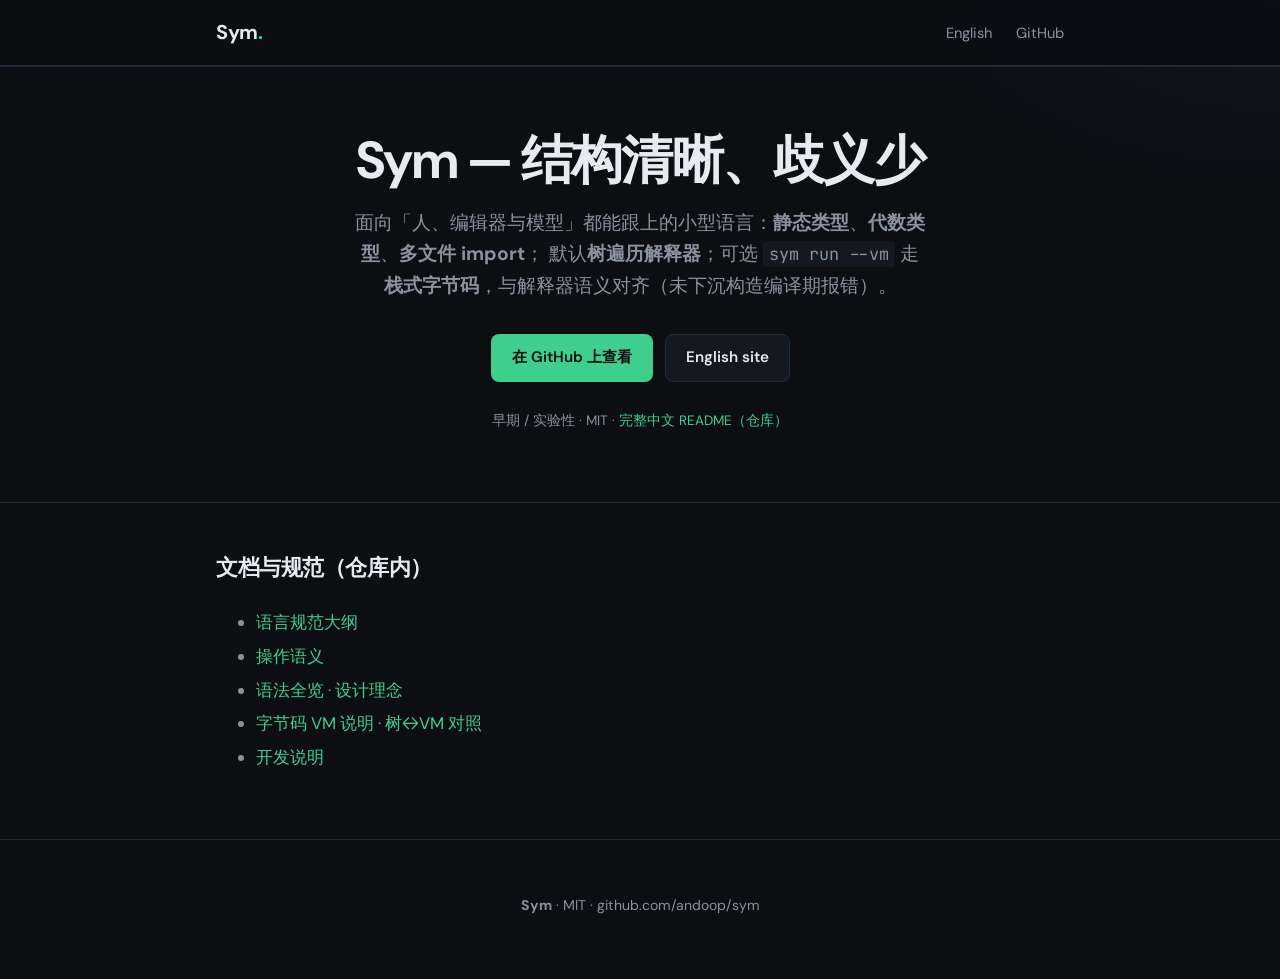
<file: docs/README.zh.html>
<!DOCTYPE html>
<html lang="zh-Hans">
<head>
  <meta charset="utf-8" />
  <meta name="viewport" content="width=device-width, initial-scale=1" />
  <title>Sym — 清晰、利于工具协同的小型语言</title>
  <meta name="description" content="Sym：带静态类型与 ADT 的解释型语言，多文件 import；树解释器与可选栈式字节码 VM（sym run --vm）。命令行 sym，Rust 实现。" />
  <link rel="preconnect" href="https://fonts.googleapis.com" />
  <link rel="preconnect" href="https://fonts.gstatic.com" crossorigin />
  <link href="https://fonts.googleapis.com/css2?family=DM+Sans:ital,opsz,wght@0,9..40,400;0,9..40,600;0,9..40,700&family=JetBrains+Mono:wght@400;500&display=swap" rel="stylesheet" />
  <link rel="stylesheet" href="assets/site.css" />
</head>
<body>
  <header class="site">
    <div class="wrap inner">
      <a class="logo" href="index.html">Sym<span>.</span></a>
      <nav>
        <a href="index.html">English</a>
        <a href="https://github.com/andoop/sym">GitHub</a>
      </nav>
    </div>
  </header>

  <main>
    <section class="hero">
      <div class="wrap">
        <h1>Sym — 结构清晰、歧义少</h1>
        <p class="tagline">
          面向「人、编辑器与模型」都能跟上的小型语言：<strong>静态类型</strong>、<strong>代数类型</strong>、<strong>多文件 import</strong>；
          默认<strong>树遍历解释器</strong>；可选 <code>sym run --vm</code> 走<strong>栈式字节码</strong>，与解释器语义对齐（未下沉构造编译期报错）。
        </p>
        <div class="cta-row">
          <a class="btn btn-primary" href="https://github.com/andoop/sym">在 GitHub 上查看</a>
          <a class="btn btn-ghost" href="index.html#install">English site</a>
        </div>
        <p class="hero-meta">
          早期 / 实验性 · MIT ·
          <a href="https://github.com/andoop/sym/blob/main/README.zh.md">完整中文 README（仓库）</a>
        </p>
      </div>
    </section>

    <section>
      <div class="wrap">
        <h2>文档与规范（仓库内）</h2>
        <ul style="color: var(--muted); line-height: 2;">
          <li><a href="https://github.com/andoop/sym/blob/main/docs/spec/LANGUAGE.md">语言规范大纲</a></li>
          <li><a href="https://github.com/andoop/sym/blob/main/docs/spec/SEMANTICS.md">操作语义</a></li>
          <li><a href="https://github.com/andoop/sym/blob/main/docs/spec/SYNTAX.md">语法全览</a> ·
              <a href="https://github.com/andoop/sym/blob/main/docs/spec/SOUL.md">设计理念</a></li>
          <li><a href="https://github.com/andoop/sym/blob/main/docs/spec/VM_SUBSET.md">字节码 VM 说明</a> ·
              <a href="https://github.com/andoop/sym/blob/main/docs/spec/VM_TREE_PARITY.md">树↔VM 对照</a></li>
          <li><a href="https://github.com/andoop/sym/blob/main/docs/DEVELOPMENT.md">开发说明</a></li>
        </ul>
      </div>
    </section>
  </main>

  <footer>
    <div class="wrap">
      <p><strong>Sym</strong> · MIT · <a href="https://github.com/andoop/sym">github.com/andoop/sym</a></p>
    </div>
  </footer>
</body>
</html>
</file>
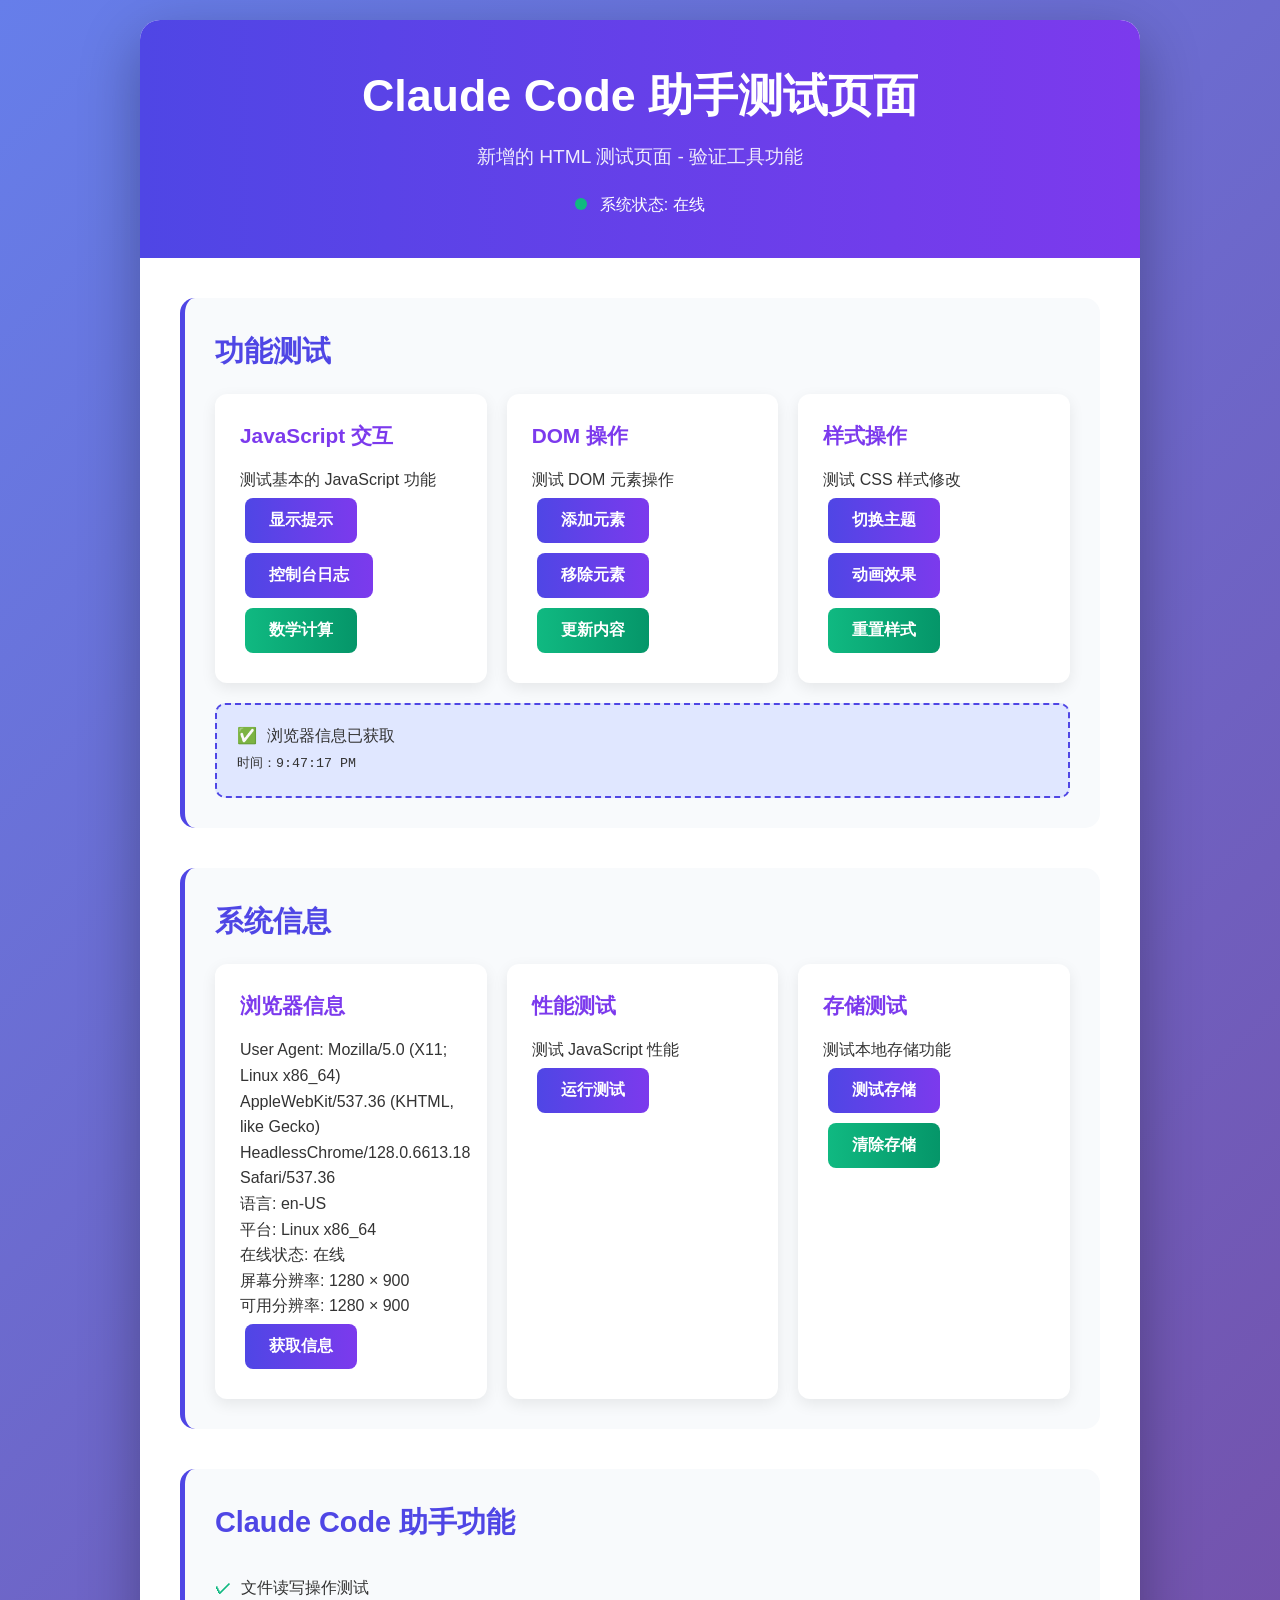
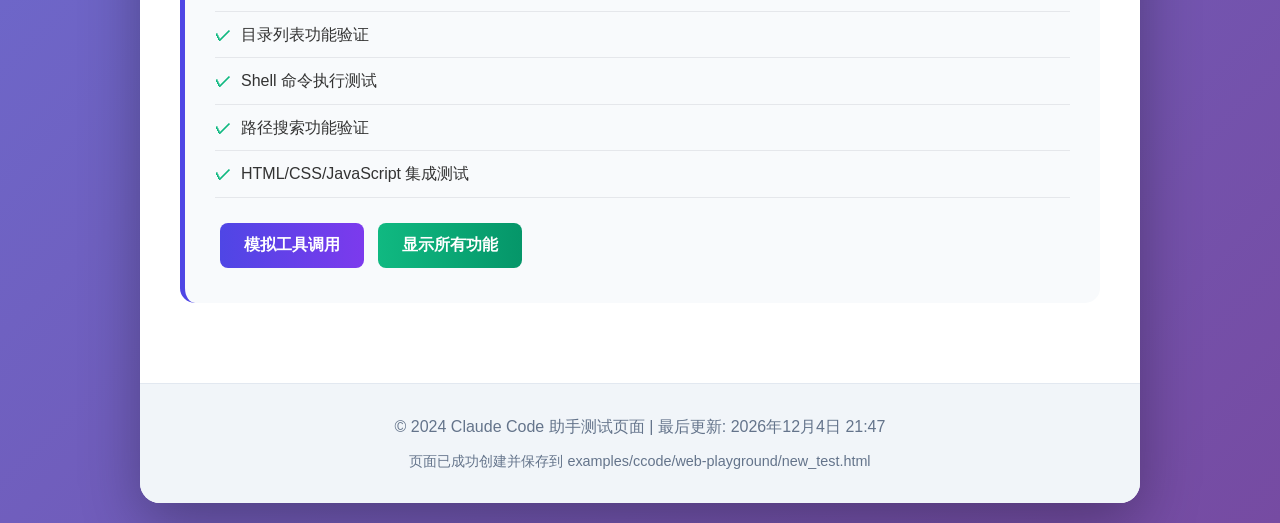
<file: examples/ccode/web-playground/new_test.html>
<!DOCTYPE html>
<html lang="zh-CN">
<head>
    <meta charset="UTF-8">
    <meta name="viewport" content="width=device-width, initial-scale=1.0">
    <title>新增测试页面 - Claude Code 助手</title>
    <style>
        * {
            margin: 0;
            padding: 0;
            box-sizing: border-box;
        }
        
        body {
            font-family: 'Segoe UI', Tahoma, Geneva, Verdana, sans-serif;
            line-height: 1.6;
            color: #333;
            background: linear-gradient(135deg, #667eea 0%, #764ba2 100%);
            min-height: 100vh;
            padding: 20px;
        }
        
        .container {
            max-width: 1000px;
            margin: 0 auto;
            background: white;
            border-radius: 20px;
            box-shadow: 0 20px 60px rgba(0, 0, 0, 0.3);
            overflow: hidden;
        }
        
        header {
            background: linear-gradient(90deg, #4f46e5, #7c3aed);
            color: white;
            padding: 40px;
            text-align: center;
        }
        
        h1 {
            font-size: 2.8rem;
            margin-bottom: 10px;
            font-weight: 700;
        }
        
        .subtitle {
            font-size: 1.2rem;
            opacity: 0.9;
            margin-bottom: 20px;
        }
        
        .main-content {
            padding: 40px;
        }
        
        .section {
            margin-bottom: 40px;
            padding: 30px;
            background: #f8fafc;
            border-radius: 15px;
            border-left: 5px solid #4f46e5;
        }
        
        h2 {
            color: #4f46e5;
            margin-bottom: 20px;
            font-size: 1.8rem;
        }
        
        .test-grid {
            display: grid;
            grid-template-columns: repeat(auto-fit, minmax(250px, 1fr));
            gap: 20px;
            margin-top: 20px;
        }
        
        .test-card {
            background: white;
            padding: 25px;
            border-radius: 12px;
            box-shadow: 0 5px 15px rgba(0, 0, 0, 0.08);
            transition: transform 0.3s ease, box-shadow 0.3s ease;
        }
        
        .test-card:hover {
            transform: translateY(-5px);
            box-shadow: 0 10px 25px rgba(0, 0, 0, 0.15);
        }
        
        .test-card h3 {
            color: #7c3aed;
            margin-bottom: 15px;
            font-size: 1.3rem;
        }
        
        .btn {
            display: inline-block;
            background: linear-gradient(90deg, #4f46e5, #7c3aed);
            color: white;
            padding: 12px 24px;
            border: none;
            border-radius: 8px;
            cursor: pointer;
            font-size: 1rem;
            font-weight: 600;
            transition: all 0.3s ease;
            margin: 5px;
        }
        
        .btn:hover {
            transform: scale(1.05);
            box-shadow: 0 5px 15px rgba(79, 70, 229, 0.4);
        }
        
        .btn-secondary {
            background: linear-gradient(90deg, #10b981, #059669);
        }
        
        .btn-danger {
            background: linear-gradient(90deg, #ef4444, #dc2626);
        }
        
        .result-area {
            margin-top: 20px;
            padding: 20px;
            background: #e0e7ff;
            border-radius: 10px;
            border: 2px dashed #4f46e5;
            min-height: 80px;
            font-family: 'Courier New', monospace;
        }
        
        .status-indicator {
            display: inline-block;
            width: 12px;
            height: 12px;
            border-radius: 50%;
            margin-right: 8px;
        }
        
        .status-online {
            background: #10b981;
        }
        
        .status-offline {
            background: #ef4444;
        }
        
        .feature-list {
            list-style: none;
            margin: 20px 0;
        }
        
        .feature-list li {
            padding: 10px 0;
            border-bottom: 1px solid #e5e7eb;
        }
        
        .feature-list li:before {
            content: "✓";
            color: #10b981;
            font-weight: bold;
            margin-right: 10px;
        }
        
        footer {
            text-align: center;
            padding: 30px;
            background: #f1f5f9;
            color: #64748b;
            border-top: 1px solid #e2e8f0;
        }
        
        @media (max-width: 768px) {
            .container {
                margin: 10px;
            }
            
            header {
                padding: 30px 20px;
            }
            
            h1 {
                font-size: 2rem;
            }
            
            .main-content {
                padding: 20px;
            }
        }
    </style>
</head>
<body>
    <div class="container">
        <header>
            <h1>Claude Code 助手测试页面</h1>
            <p class="subtitle">新增的 HTML 测试页面 - 验证工具功能</p>
            <div style="margin-top: 20px;">
                <span class="status-indicator status-online"></span>
                <span>系统状态: 在线</span>
            </div>
        </header>
        
        <div class="main-content">
            <section class="section">
                <h2>功能测试</h2>
                <div class="test-grid">
                    <div class="test-card">
                        <h3>JavaScript 交互</h3>
                        <p>测试基本的 JavaScript 功能</p>
                        <button class="btn" onclick="testAlert()">显示提示</button>
                        <button class="btn" onclick="testConsole()">控制台日志</button>
                        <button class="btn btn-secondary" onclick="testMath()">数学计算</button>
                    </div>
                    
                    <div class="test-card">
                        <h3>DOM 操作</h3>
                        <p>测试 DOM 元素操作</p>
                        <button class="btn" onclick="addElement()">添加元素</button>
                        <button class="btn" onclick="removeElement()">移除元素</button>
                        <button class="btn btn-secondary" onclick="updateContent()">更新内容</button>
                    </div>
                    
                    <div class="test-card">
                        <h3>样式操作</h3>
                        <p>测试 CSS 样式修改</p>
                        <button class="btn" onclick="changeTheme()">切换主题</button>
                        <button class="btn" onclick="animateElement()">动画效果</button>
                        <button class="btn btn-secondary" onclick="resetStyles()">重置样式</button>
                    </div>
                </div>
                
                <div id="testResult" class="result-area">
                    测试结果将显示在这里...
                </div>
            </section>
            
            <section class="section">
                <h2>系统信息</h2>
                <div class="test-grid">
                    <div class="test-card">
                        <h3>浏览器信息</h3>
                        <p id="browserInfo">正在获取...</p>
                        <button class="btn" onclick="getBrowserInfo()">获取信息</button>
                    </div>
                    
                    <div class="test-card">
                        <h3>性能测试</h3>
                        <p>测试 JavaScript 性能</p>
                        <button class="btn" onclick="runPerformanceTest()">运行测试</button>
                        <p id="performanceResult" style="margin-top: 10px;"></p>
                    </div>
                    
                    <div class="test-card">
                        <h3>存储测试</h3>
                        <p>测试本地存储功能</p>
                        <button class="btn" onclick="testLocalStorage()">测试存储</button>
                        <button class="btn btn-secondary" onclick="clearStorage()">清除存储</button>
                    </div>
                </div>
            </section>
            
            <section class="section">
                <h2>Claude Code 助手功能</h2>
                <ul class="feature-list">
                    <li>文件读写操作测试</li>
                    <li>目录列表功能验证</li>
                    <li>Shell 命令执行测试</li>
                    <li>路径搜索功能验证</li>
                    <li>HTML/CSS/JavaScript 集成测试</li>
                </ul>
                <button class="btn" onclick="simulateToolCall()">模拟工具调用</button>
                <button class="btn btn-secondary" onclick="showAllFeatures()">显示所有功能</button>
            </section>
        </div>
        
        <footer>
            <p>© 2024 Claude Code 助手测试页面 | 最后更新: <span id="currentDate"></span></p>
            <p style="margin-top: 10px; font-size: 0.9rem;">
                页面已成功创建并保存到 examples/ccode/web-playground/new_test.html
            </p>
        </footer>
    </div>

    <script>
        // 页面初始化
        document.addEventListener('DOMContentLoaded', function() {
            // 设置当前日期
            const now = new Date();
            document.getElementById('currentDate').textContent = now.toLocaleDateString('zh-CN', {
                year: 'numeric',
                month: 'long',
                day: 'numeric',
                hour: '2-digit',
                minute: '2-digit'
            });
            
            // 初始获取浏览器信息
            getBrowserInfo();
        });
        
        // 测试函数
        function testAlert() {
            alert('Claude Code 助手测试：这是一个 JavaScript 提示框！');
            updateResult('✅ 提示框测试成功');
        }
        
        function testConsole() {
            console.log('Claude Code 测试：控制台日志消息');
            console.log('当前时间：', new Date().toISOString());
            updateResult('✅ 控制台日志已输出（请查看浏览器控制台）');
        }
        
        function testMath() {
            const a = Math.floor(Math.random() * 100);
            const b = Math.floor(Math.random() * 100);
            const sum = a + b;
            updateResult(`数学测试：${a} + ${b} = ${sum}`);
        }
        
        function addElement() {
            const newElement = document.createElement('div');
            newElement.className = 'test-card';
            newElement.innerHTML = `
                <h3>动态添加的元素</h3>
                <p>这个元素是通过 JavaScript 动态添加的</p>
                <p>时间戳：${Date.now()}</p>
            `;
            document.querySelector('.test-grid').appendChild(newElement);
            updateResult('✅ 新元素已添加到页面');
        }
        
        function removeElement() {
            const cards = document.querySelectorAll('.test-card');
            if (cards.length > 3) {
                cards[cards.length - 1].remove();
                updateResult('✅ 最后一个测试卡片已移除');
            } else {
                updateResult('⚠️ 至少保留3个测试卡片');
            }
        }
        
        function updateContent() {
            const resultArea = document.getElementById('testResult');
            const randomTexts = [
                'DOM 操作测试成功！',
                '内容已更新：' + new Date().toLocaleTimeString(),
                'Claude Code 助手功能正常',
                'JavaScript 执行成功',
                '页面交互测试通过'
            ];
            const randomIndex = Math.floor(Math.random() * randomTexts.length);
            resultArea.innerHTML = `<strong>${randomTexts[randomIndex]}</strong>`;
        }
        
        function changeTheme() {
            const body = document.body;
            const currentBg = body.style.background;
            
            if (!currentBg || currentBg.includes('667eea')) {
                body.style.background = 'linear-gradient(135deg, #f093fb 0%, #f5576c 100%)';
            } else if (currentBg.includes('f093fb')) {
                body.style.background = 'linear-gradient(135deg, #4facfe 0%, #00f2fe 100%)';
            } else {
                body.style.background = 'linear-gradient(135deg, #667eea 0%, #764ba2 100%)';
            }
            
            updateResult('✅ 页面主题已切换');
        }
        
        function animateElement() {
            const resultArea = document.getElementById('testResult');
            resultArea.style.transition = 'all 0.5s ease';
            resultArea.style.transform = 'scale(1.05)';
            resultArea.style.background = '#dbeafe';
            
            setTimeout(() => {
                resultArea.style.transform = 'scale(1)';
                resultArea.style.background = '#e0e7ff';
            }, 500);
            
            updateResult('✅ 动画效果已应用');
        }
        
        function resetStyles() {
            document.body.style.background = '';
            const resultArea = document.getElementById('testResult');
            resultArea.style = '';
            updateResult('✅ 所有样式已重置');
        }
        
        function getBrowserInfo() {
            const info = `
                User Agent: ${navigator.userAgent}<br>
                语言: ${navigator.language}<br>
                平台: ${navigator.platform}<br>
                在线状态: ${navigator.onLine ? '在线' : '离线'}<br>
                屏幕分辨率: ${screen.width} × ${screen.height}<br>
                可用分辨率: ${screen.availWidth} × ${screen.availHeight}
            `;
            document.getElementById('browserInfo').innerHTML = info;
            updateResult('✅ 浏览器信息已获取');
        }
        
        function runPerformanceTest() {
            const startTime = performance.now();
            
            // 执行一些计算密集型操作
            let sum = 0;
            for (let i = 0; i < 1000000; i++) {
                sum += Math.sqrt(i);
            }
            
            const endTime = performance.now();
            const duration = endTime - startTime;
            
            document.getElementById('performanceResult').textContent = 
                `性能测试完成：${duration.toFixed(2)} 毫秒`;
            updateResult(`✅ 性能测试完成 (${duration.toFixed(2)}ms)`);
        }
        
        function testLocalStorage() {
            const testData = {
                timestamp: Date.now(),
                message: 'Claude Code 测试数据',
                randomValue: Math.random()
            };
            
            localStorage.setItem('claudeTest', JSON.stringify(testData));
            const retrieved = JSON.parse(localStorage.getItem('claudeTest'));
            
            updateResult(`✅ 本地存储测试成功<br>存储时间：${new Date(retrieved.timestamp).toLocaleTimeString()}`);
        }
        
        function clearStorage() {
            localStorage.removeItem('claudeTest');
            updateResult('✅ 本地存储已清除');
        }
        
        function simulateToolCall() {
            const tools = ['read_file', 'write_file', 'list_dir', 'glob_file_search', 'bash'];
            const randomTool = tools[Math.floor(Math.random() * tools.length)];
            updateResult(`🔧 模拟工具调用：${randomTool}<br>这是 Claude Code 助手的核心功能之一`);
        }
        
        function showAllFeatures() {
            const features = [
                '文件系统操作',
                'Shell 命令执行',
                '目录遍历',
                '文件搜索',
                '代码编辑',
                '项目分析'
            ];
            
            let featureHTML = '<strong>Claude Code 助手功能列表：</strong><ul style="margin-top: 10px;">';
            features.forEach(feature => {
                featureHTML += `<li>${feature}</li>`;
            });
            featureHTML += '</ul>';
            
            updateResult(featureHTML);
        }
        
        function updateResult(message) {
            const resultArea = document.getElementById('testResult');
            resultArea.innerHTML = message + '<br><small>时间：' + new Date().toLocaleTimeString() + '</small>';
        }
    </script>
</body>
</html>
</file>
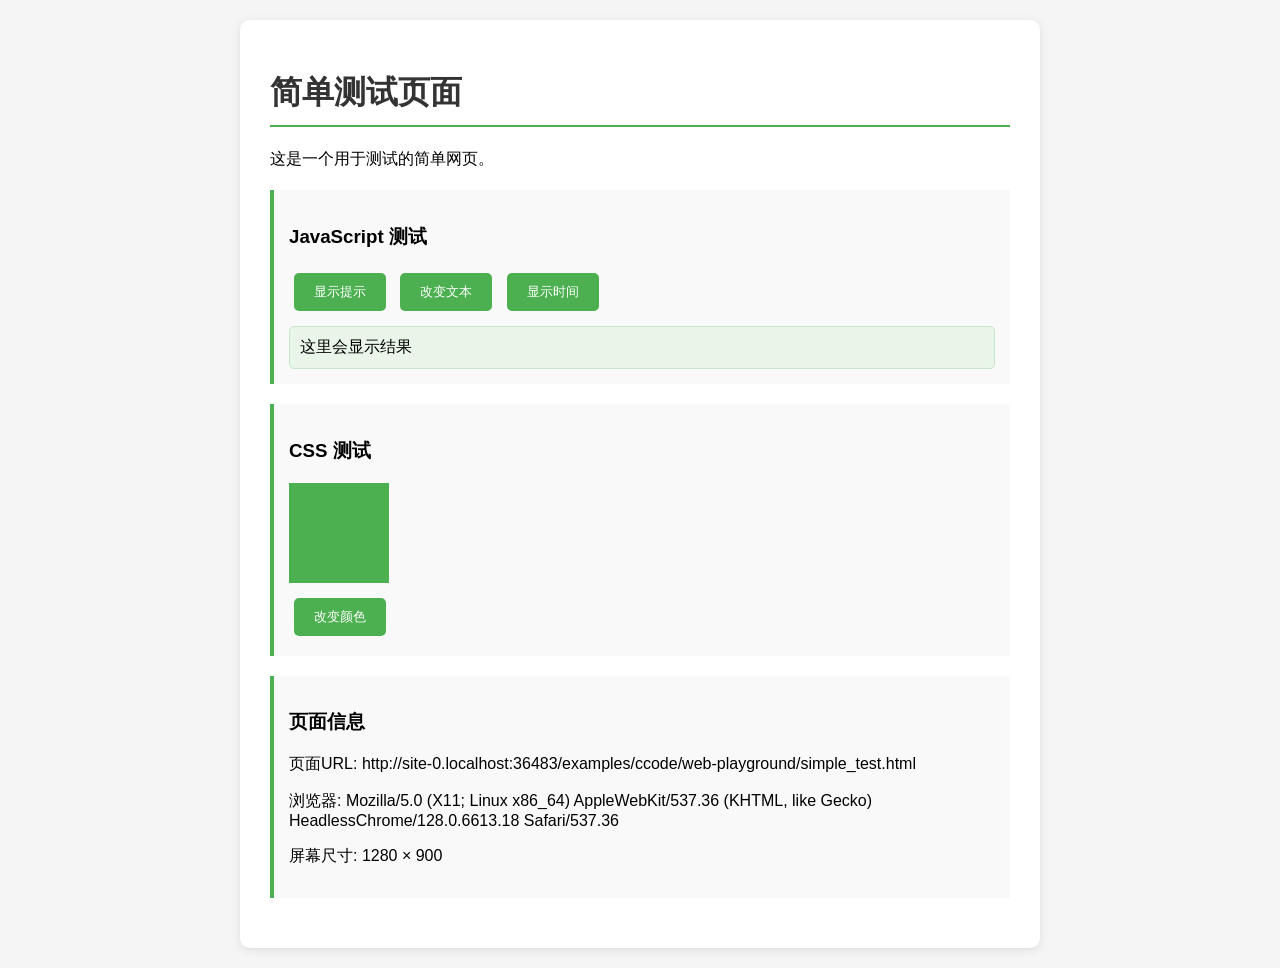
<file: examples/ccode/web-playground/simple_test.html>
<!DOCTYPE html>
<html>
<head>
    <title>简单测试页面</title>
    <style>
        body {
            font-family: Arial, sans-serif;
            max-width: 800px;
            margin: 0 auto;
            padding: 20px;
            background: #f5f5f5;
        }
        .container {
            background: white;
            padding: 30px;
            border-radius: 10px;
            box-shadow: 0 2px 10px rgba(0,0,0,0.1);
        }
        h1 {
            color: #333;
            border-bottom: 2px solid #4CAF50;
            padding-bottom: 10px;
        }
        .test-area {
            margin: 20px 0;
            padding: 15px;
            background: #f9f9f9;
            border-left: 4px solid #4CAF50;
        }
        button {
            background: #4CAF50;
            color: white;
            border: none;
            padding: 10px 20px;
            border-radius: 5px;
            cursor: pointer;
            margin: 5px;
        }
        button:hover {
            background: #45a049;
        }
        .result {
            margin-top: 10px;
            padding: 10px;
            background: #e8f5e8;
            border: 1px solid #c8e6c9;
            border-radius: 5px;
        }
    </style>
</head>
<body>
    <div class="container">
        <h1>简单测试页面</h1>
        <p>这是一个用于测试的简单网页。</p>
        
        <div class="test-area">
            <h3>JavaScript 测试</h3>
            <button onclick="showAlert()">显示提示</button>
            <button onclick="changeText()">改变文本</button>
            <button onclick="showTime()">显示时间</button>
            <div id="output" class="result">这里会显示结果</div>
        </div>
        
        <div class="test-area">
            <h3>CSS 测试</h3>
            <div id="colorBox" style="width: 100px; height: 100px; background: #4CAF50; margin: 10px 0;"></div>
            <button onclick="changeColor()">改变颜色</button>
        </div>
        
        <div class="test-area">
            <h3>页面信息</h3>
            <p>页面URL: <span id="pageUrl"></span></p>
            <p>浏览器: <span id="browserInfo"></span></p>
            <p>屏幕尺寸: <span id="screenSize"></span></p>
        </div>
    </div>

    <script>
        function showAlert() {
            alert('这是一个JavaScript提示框！');
            document.getElementById('output').innerHTML = '提示框已显示';
        }
        
        function changeText() {
            document.getElementById('output').innerHTML = '文本已改变！当前时间：' + new Date().toLocaleTimeString();
        }
        
        function showTime() {
            const now = new Date();
            document.getElementById('output').innerHTML = '当前时间：' + now.toLocaleString();
        }
        
        function changeColor() {
            const colors = ['#4CAF50', '#2196F3', '#f44336', '#FF9800', '#9C27B0'];
            const randomColor = colors[Math.floor(Math.random() * colors.length)];
            document.getElementById('colorBox').style.backgroundColor = randomColor;
        }
        
        // 页面加载时初始化
        window.onload = function() {
            document.getElementById('pageUrl').textContent = window.location.href;
            document.getElementById('browserInfo').textContent = navigator.userAgent;
            document.getElementById('screenSize').textContent = window.innerWidth + ' × ' + window.innerHeight;
        };
    </script>
</body>
</html>
</file>
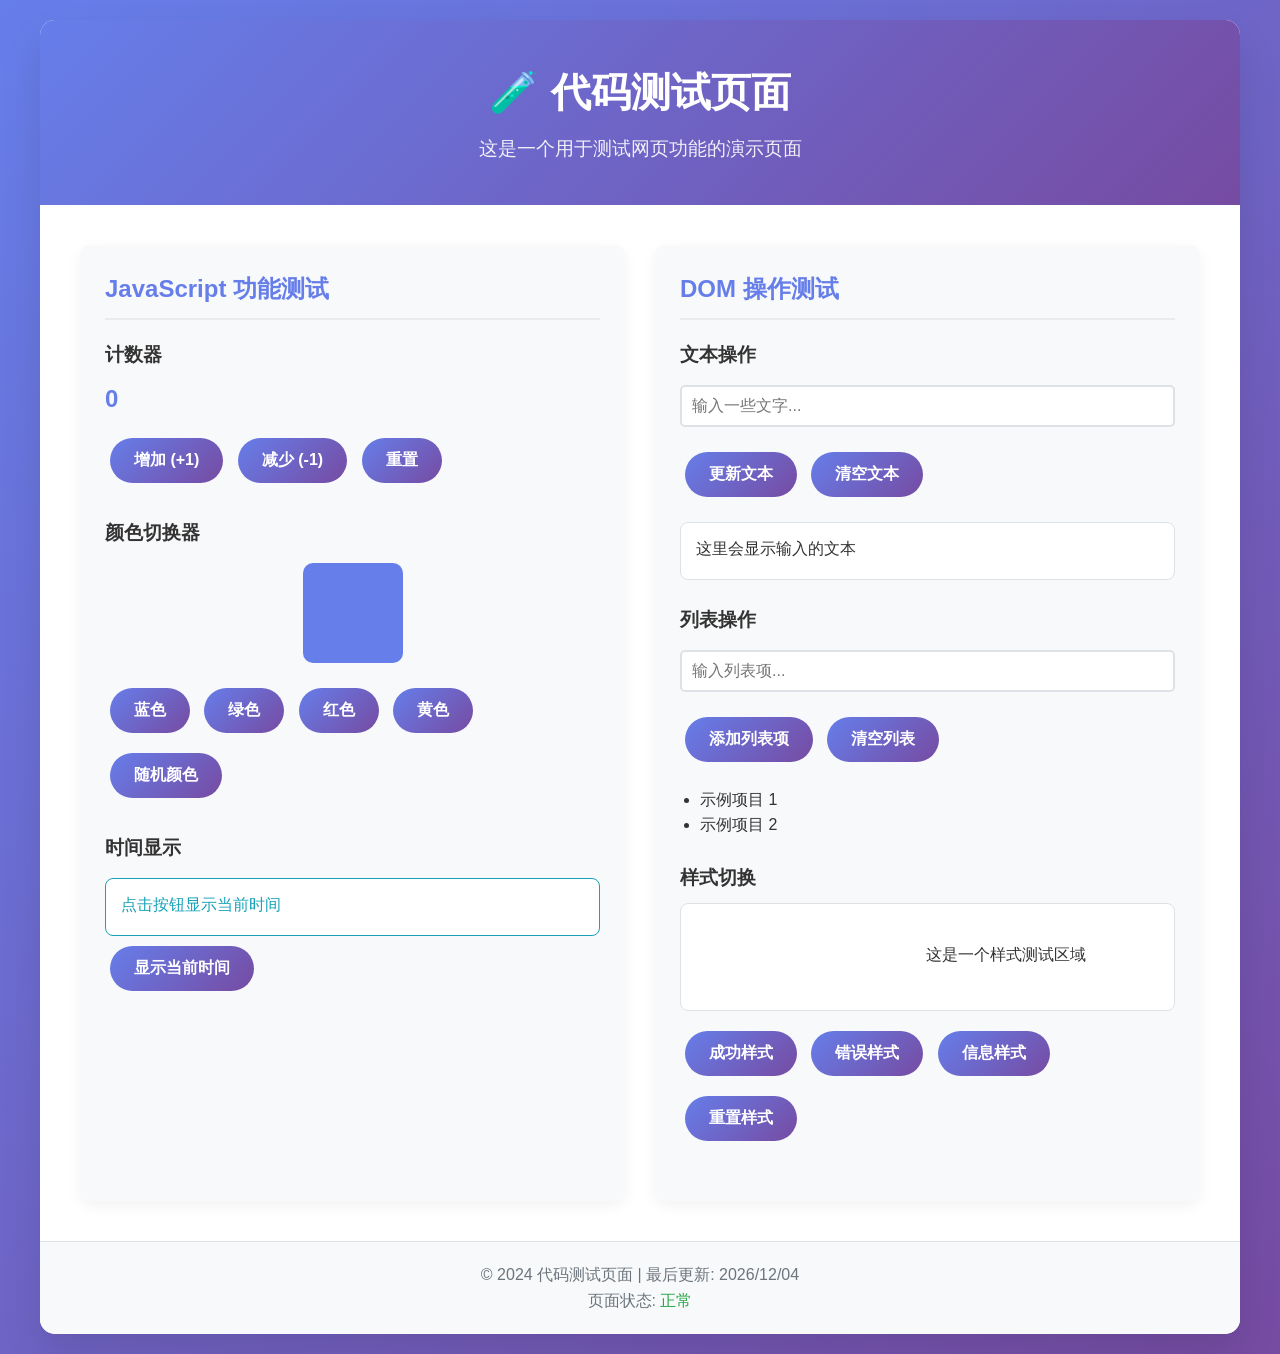
<file: examples/ccode/web-playground/test.html>
<!DOCTYPE html>
<html lang="zh-CN">
<head>
    <meta charset="UTF-8">
    <meta name="viewport" content="width=device-width, initial-scale=1.0">
    <title>代码测试页面</title>
    <style>
        * {
            margin: 0;
            padding: 0;
            box-sizing: border-box;
        }
        
        body {
            font-family: 'Segoe UI', Tahoma, Geneva, Verdana, sans-serif;
            line-height: 1.6;
            color: #333;
            background: linear-gradient(135deg, #667eea 0%, #764ba2 100%);
            min-height: 100vh;
            padding: 20px;
        }
        
        .container {
            max-width: 1200px;
            margin: 0 auto;
            background: white;
            border-radius: 15px;
            box-shadow: 0 20px 40px rgba(0,0,0,0.1);
            overflow: hidden;
        }
        
        header {
            background: linear-gradient(135deg, #667eea 0%, #764ba2 100%);
            color: white;
            padding: 40px;
            text-align: center;
        }
        
        h1 {
            font-size: 2.5rem;
            margin-bottom: 10px;
        }
        
        .subtitle {
            font-size: 1.2rem;
            opacity: 0.9;
        }
        
        .content {
            display: grid;
            grid-template-columns: 1fr 1fr;
            gap: 30px;
            padding: 40px;
        }
        
        @media (max-width: 768px) {
            .content {
                grid-template-columns: 1fr;
            }
        }
        
        .card {
            background: #f8f9fa;
            border-radius: 10px;
            padding: 25px;
            box-shadow: 0 5px 15px rgba(0,0,0,0.05);
            transition: transform 0.3s ease;
        }
        
        .card:hover {
            transform: translateY(-5px);
        }
        
        h2 {
            color: #667eea;
            margin-bottom: 20px;
            padding-bottom: 10px;
            border-bottom: 2px solid #e9ecef;
        }
        
        .test-section {
            margin-bottom: 25px;
        }
        
        button {
            background: linear-gradient(135deg, #667eea 0%, #764ba2 100%);
            color: white;
            border: none;
            padding: 12px 24px;
            border-radius: 25px;
            cursor: pointer;
            font-size: 1rem;
            font-weight: 600;
            transition: all 0.3s ease;
            margin: 10px 5px;
        }
        
        button:hover {
            transform: scale(1.05);
            box-shadow: 0 5px 15px rgba(102, 126, 234, 0.4);
        }
        
        button:active {
            transform: scale(0.98);
        }
        
        .result {
            background: white;
            border: 1px solid #dee2e6;
            border-radius: 8px;
            padding: 15px;
            margin-top: 15px;
            min-height: 50px;
            font-family: 'Courier New', monospace;
            white-space: pre-wrap;
            word-break: break-all;
        }
        
        .success {
            color: #28a745;
            border-color: #28a745;
        }
        
        .error {
            color: #dc3545;
            border-color: #dc3545;
        }
        
        .info {
            color: #17a2b8;
            border-color: #17a2b8;
        }
        
        footer {
            text-align: center;
            padding: 20px;
            background: #f8f9fa;
            color: #6c757d;
            border-top: 1px solid #dee2e6;
        }
        
        .counter {
            font-size: 1.5rem;
            font-weight: bold;
            color: #667eea;
            margin: 10px 0;
        }
        
        .input-group {
            margin: 15px 0;
        }
        
        input[type="text"] {
            width: 100%;
            padding: 10px;
            border: 2px solid #dee2e6;
            border-radius: 5px;
            font-size: 1rem;
            transition: border-color 0.3s ease;
        }
        
        input[type="text"]:focus {
            outline: none;
            border-color: #667eea;
        }
        
        .color-box {
            width: 100px;
            height: 100px;
            margin: 15px auto;
            border-radius: 10px;
            transition: background-color 0.3s ease;
        }
    </style>
</head>
<body>
    <div class="container">
        <header>
            <h1>🧪 代码测试页面</h1>
            <p class="subtitle">这是一个用于测试网页功能的演示页面</p>
        </header>
        
        <div class="content">
            <div class="card">
                <h2>JavaScript 功能测试</h2>
                
                <div class="test-section">
                    <h3>计数器</h3>
                    <div class="counter" id="counter">0</div>
                    <button onclick="incrementCounter()">增加 (+1)</button>
                    <button onclick="decrementCounter()">减少 (-1)</button>
                    <button onclick="resetCounter()">重置</button>
                </div>
                
                <div class="test-section">
                    <h3>颜色切换器</h3>
                    <div class="color-box" id="colorBox" style="background-color: #667eea;"></div>
                    <button onclick="changeColor('#667eea')">蓝色</button>
                    <button onclick="changeColor('#28a745')">绿色</button>
                    <button onclick="changeColor('#dc3545')">红色</button>
                    <button onclick="changeColor('#ffc107')">黄色</button>
                    <button onclick="randomColor()">随机颜色</button>
                </div>
                
                <div class="test-section">
                    <h3>时间显示</h3>
                    <div id="timeDisplay" class="result info">点击按钮显示当前时间</div>
                    <button onclick="showCurrentTime()">显示当前时间</button>
                </div>
            </div>
            
            <div class="card">
                <h2>DOM 操作测试</h2>
                
                <div class="test-section">
                    <h3>文本操作</h3>
                    <div class="input-group">
                        <input type="text" id="textInput" placeholder="输入一些文字...">
                    </div>
                    <button onclick="updateText()">更新文本</button>
                    <button onclick="clearText()">清空文本</button>
                    <div id="textResult" class="result">这里会显示输入的文本</div>
                </div>
                
                <div class="test-section">
                    <h3>列表操作</h3>
                    <div class="input-group">
                        <input type="text" id="itemInput" placeholder="输入列表项...">
                    </div>
                    <button onclick="addListItem()">添加列表项</button>
                    <button onclick="clearList()">清空列表</button>
                    <ul id="itemList" style="margin-top: 15px; padding-left: 20px;">
                        <li>示例项目 1</li>
                        <li>示例项目 2</li>
                    </ul>
                </div>
                
                <div class="test-section">
                    <h3>样式切换</h3>
                    <div id="styleTest" class="result" style="padding: 15px; margin: 10px 0;">
                        这是一个样式测试区域
                    </div>
                    <button onclick="toggleStyle('success')">成功样式</button>
                    <button onclick="toggleStyle('error')">错误样式</button>
                    <button onclick="toggleStyle('info')">信息样式</button>
                    <button onclick="resetStyle()">重置样式</button>
                </div>
            </div>
        </div>
        
        <footer>
            <p>© 2024 代码测试页面 | 最后更新: <span id="currentDate"></span></p>
            <p>页面状态: <span id="pageStatus">正常</span></p>
        </footer>
    </div>

    <script>
        // 计数器功能
        let counter = 0;
        const counterElement = document.getElementById('counter');
        
        function incrementCounter() {
            counter++;
            updateCounterDisplay();
        }
        
        function decrementCounter() {
            counter--;
            updateCounterDisplay();
        }
        
        function resetCounter() {
            counter = 0;
            updateCounterDisplay();
        }
        
        function updateCounterDisplay() {
            counterElement.textContent = counter;
            counterElement.style.color = counter > 0 ? '#28a745' : 
                                       counter < 0 ? '#dc3545' : '#667eea';
        }
        
        // 颜色切换功能
        function changeColor(color) {
            document.getElementById('colorBox').style.backgroundColor = color;
        }
        
        function randomColor() {
            const colors = ['#667eea', '#764ba2', '#28a745', '#dc3545', '#ffc107', '#17a2b8', '#fd7e14'];
            const randomIndex = Math.floor(Math.random() * colors.length);
            changeColor(colors[randomIndex]);
        }
        
        // 时间显示功能
        function showCurrentTime() {
            const now = new Date();
            const timeString = now.toLocaleString('zh-CN', {
                year: 'numeric',
                month: '2-digit',
                day: '2-digit',
                hour: '2-digit',
                minute: '2-digit',
                second: '2-digit',
                hour12: false
            });
            document.getElementById('timeDisplay').textContent = `当前时间: ${timeString}`;
        }
        
        // 文本操作功能
        function updateText() {
            const input = document.getElementById('textInput');
            const result = document.getElementById('textResult');
            if (input.value.trim()) {
                result.textContent = `您输入的是: ${input.value}`;
                result.className = 'result success';
            } else {
                result.textContent = '请输入一些文字';
                result.className = 'result error';
            }
        }
        
        function clearText() {
            document.getElementById('textInput').value = '';
            document.getElementById('textResult').textContent = '这里会显示输入的文本';
            document.getElementById('textResult').className = 'result';
        }
        
        // 列表操作功能
        function addListItem() {
            const input = document.getElementById('itemInput');
            const list = document.getElementById('itemList');
            
            if (input.value.trim()) {
                const newItem = document.createElement('li');
                newItem.textContent = input.value;
                list.appendChild(newItem);
                input.value = '';
            }
        }
        
        function clearList() {
            const list = document.getElementById('itemList');
            list.innerHTML = '';
        }
        
        // 样式切换功能
        function toggleStyle(styleType) {
            const element = document.getElementById('styleTest');
            element.className = 'result ' + styleType;
            element.textContent = `这是 ${styleType} 样式`;
        }
        
        function resetStyle() {
            const element = document.getElementById('styleTest');
            element.className = 'result';
            element.textContent = '这是一个样式测试区域';
        }
        
        // 页面初始化
        function initPage() {
            // 显示当前日期
            const now = new Date();
            const dateString = now.toLocaleDateString('zh-CN', {
                year: 'numeric',
                month: '2-digit',
                day: '2-digit'
            });
            document.getElementById('currentDate').textContent = dateString;
            
            // 更新页面状态
            document.getElementById('pageStatus').textContent = '正常';
            document.getElementById('pageStatus').style.color = '#28a745';
            
            // 初始化计数器显示
            updateCounterDisplay();
            
            console.log('页面初始化完成');
        }
        
        // 页面加载完成后初始化
        window.onload = initPage;
        
        // 添加键盘快捷键
        document.addEventListener('keydown', function(event) {
            // Ctrl + Enter 更新文本
            if (event.ctrlKey && event.key === 'Enter') {
                updateText();
            }
            
            // Esc 清空文本
            if (event.key === 'Escape') {
                clearText();
            }
        });
    </script>
</body>
</html>
</file>
<file: docs/assets/site.css>
/* Sym — GitHub Pages */
:root {
  --bg: #0c0e12;
  --bg-elevated: #141820;
  --text: #e8eaef;
  --muted: #8b929e;
  --accent: #3ecf8e;
  --accent-dim: #2a9d6a;
  --border: #252b36;
  --code-bg: #080a0d;
  --font-sans: "DM Sans", system-ui, sans-serif;
  --font-mono: "JetBrains Mono", ui-monospace, monospace;
}

*,
*::before,
*::after {
  box-sizing: border-box;
}

html {
  scroll-behavior: smooth;
}

body {
  margin: 0;
  font-family: var(--font-sans);
  font-size: 1.05rem;
  line-height: 1.65;
  color: var(--text);
  background: var(--bg);
  background-image:
    radial-gradient(ellipse 120% 80% at 50% -40%, rgba(62, 207, 142, 0.12), transparent 55%),
    radial-gradient(ellipse 60% 40% at 100% 0%, rgba(80, 120, 200, 0.06), transparent 50%);
  min-height: 100vh;
}

a {
  color: var(--accent);
  text-decoration: none;
}
a:hover {
  text-decoration: underline;
  color: #5ee4ad;
}

.wrap {
  max-width: 56rem;
  margin: 0 auto;
  padding: 0 1.5rem;
}

/* header */
header.site {
  padding: 1rem 0;
  border-bottom: 1px solid var(--border);
  position: sticky;
  top: 0;
  background: rgba(12, 14, 18, 0.85);
  backdrop-filter: blur(10px);
  z-index: 10;
}

header .inner {
  display: flex;
  align-items: center;
  justify-content: space-between;
  flex-wrap: wrap;
  gap: 0.75rem;
}

.logo {
  font-weight: 700;
  font-size: 1.25rem;
  letter-spacing: -0.02em;
  color: var(--text);
}
.logo span {
  color: var(--accent);
}

nav a {
  margin-left: 1.25rem;
  font-size: 0.92rem;
  color: var(--muted);
}
nav a:hover {
  color: var(--accent);
}

/* hero */
.hero {
  padding: 4rem 0 3.5rem;
  text-align: center;
}

.hero h1 {
  font-size: clamp(2.25rem, 5vw, 3.25rem);
  font-weight: 700;
  letter-spacing: -0.03em;
  line-height: 1.15;
  margin: 0 0 1rem;
}

.hero .tagline {
  font-size: 1.2rem;
  color: var(--muted);
  max-width: 36rem;
  margin: 0 auto 2rem;
}

.cta-row {
  display: flex;
  flex-wrap: wrap;
  gap: 0.75rem;
  justify-content: center;
}

.btn {
  display: inline-flex;
  align-items: center;
  padding: 0.65rem 1.25rem;
  border-radius: 8px;
  font-weight: 600;
  font-size: 0.95rem;
  border: 1px solid transparent;
  transition: transform 0.15s ease, background 0.15s ease;
}
.btn:hover {
  text-decoration: none;
  transform: translateY(-1px);
}
.btn-primary {
  background: var(--accent);
  color: var(--bg) !important;
}
.btn-primary:hover {
  background: #52ddb0;
  color: var(--bg) !important;
}
.btn-ghost {
  border-color: var(--border);
  color: var(--text) !important;
  background: var(--bg-elevated);
}
.btn-ghost:hover {
  border-color: var(--accent-dim);
  color: var(--accent) !important;
}

.hero-meta {
  margin-top: 1.75rem;
  font-size: 0.85rem;
  color: var(--muted);
}

/* sections */
section {
  padding: 3rem 0;
  border-top: 1px solid var(--border);
}

section h2 {
  font-size: 1.35rem;
  font-weight: 700;
  letter-spacing: -0.02em;
  margin: 0 0 1.25rem;
  color: var(--text);
}

/* features grid */
.grid {
  display: grid;
  grid-template-columns: repeat(auto-fill, minmax(15rem, 1fr));
  gap: 1.25rem;
}

.card {
  background: var(--bg-elevated);
  border: 1px solid var(--border);
  border-radius: 12px;
  padding: 1.25rem 1.35rem;
  transition: border-color 0.2s ease;
}
.card:hover {
  border-color: rgba(62, 207, 142, 0.35);
}
.card h3 {
  margin: 0 0 0.5rem;
  font-size: 1.05rem;
  color: var(--accent);
}
.card p {
  margin: 0;
  font-size: 0.92rem;
  color: var(--muted);
}

/* code */
pre,
.code-block {
  font-family: var(--font-mono);
  font-size: 0.82rem;
  line-height: 1.5;
  background: var(--code-bg);
  border: 1px solid var(--border);
  border-radius: 10px;
  padding: 1.1rem 1.25rem;
  overflow-x: auto;
  margin: 0;
}

code {
  font-family: var(--font-mono);
  font-size: 0.88em;
  background: var(--bg-elevated);
  padding: 0.12em 0.35em;
  border-radius: 4px;
}

pre code {
  background: none;
  padding: 0;
}

/* two col */
.split {
  display: grid;
  gap: 1.5rem;
}
@media (min-width: 48rem) {
  .split {
    grid-template-columns: 1fr 1fr;
    align-items: start;
  }
}

/* footer */
footer {
  padding: 2.5rem 0 3rem;
  border-top: 1px solid var(--border);
  text-align: center;
  font-size: 0.88rem;
  color: var(--muted);
}
footer a {
  color: var(--muted);
}
footer a:hover {
  color: var(--accent);
}

.badge-row {
  display: flex;
  flex-wrap: wrap;
  gap: 0.5rem;
  justify-content: center;
  margin-bottom: 1rem;
}
.badge-row img {
  height: 20px;
}

.lang-note {
  font-size: 0.9rem;
  color: var(--muted);
  margin-top: 0.5rem;
}
</file>
